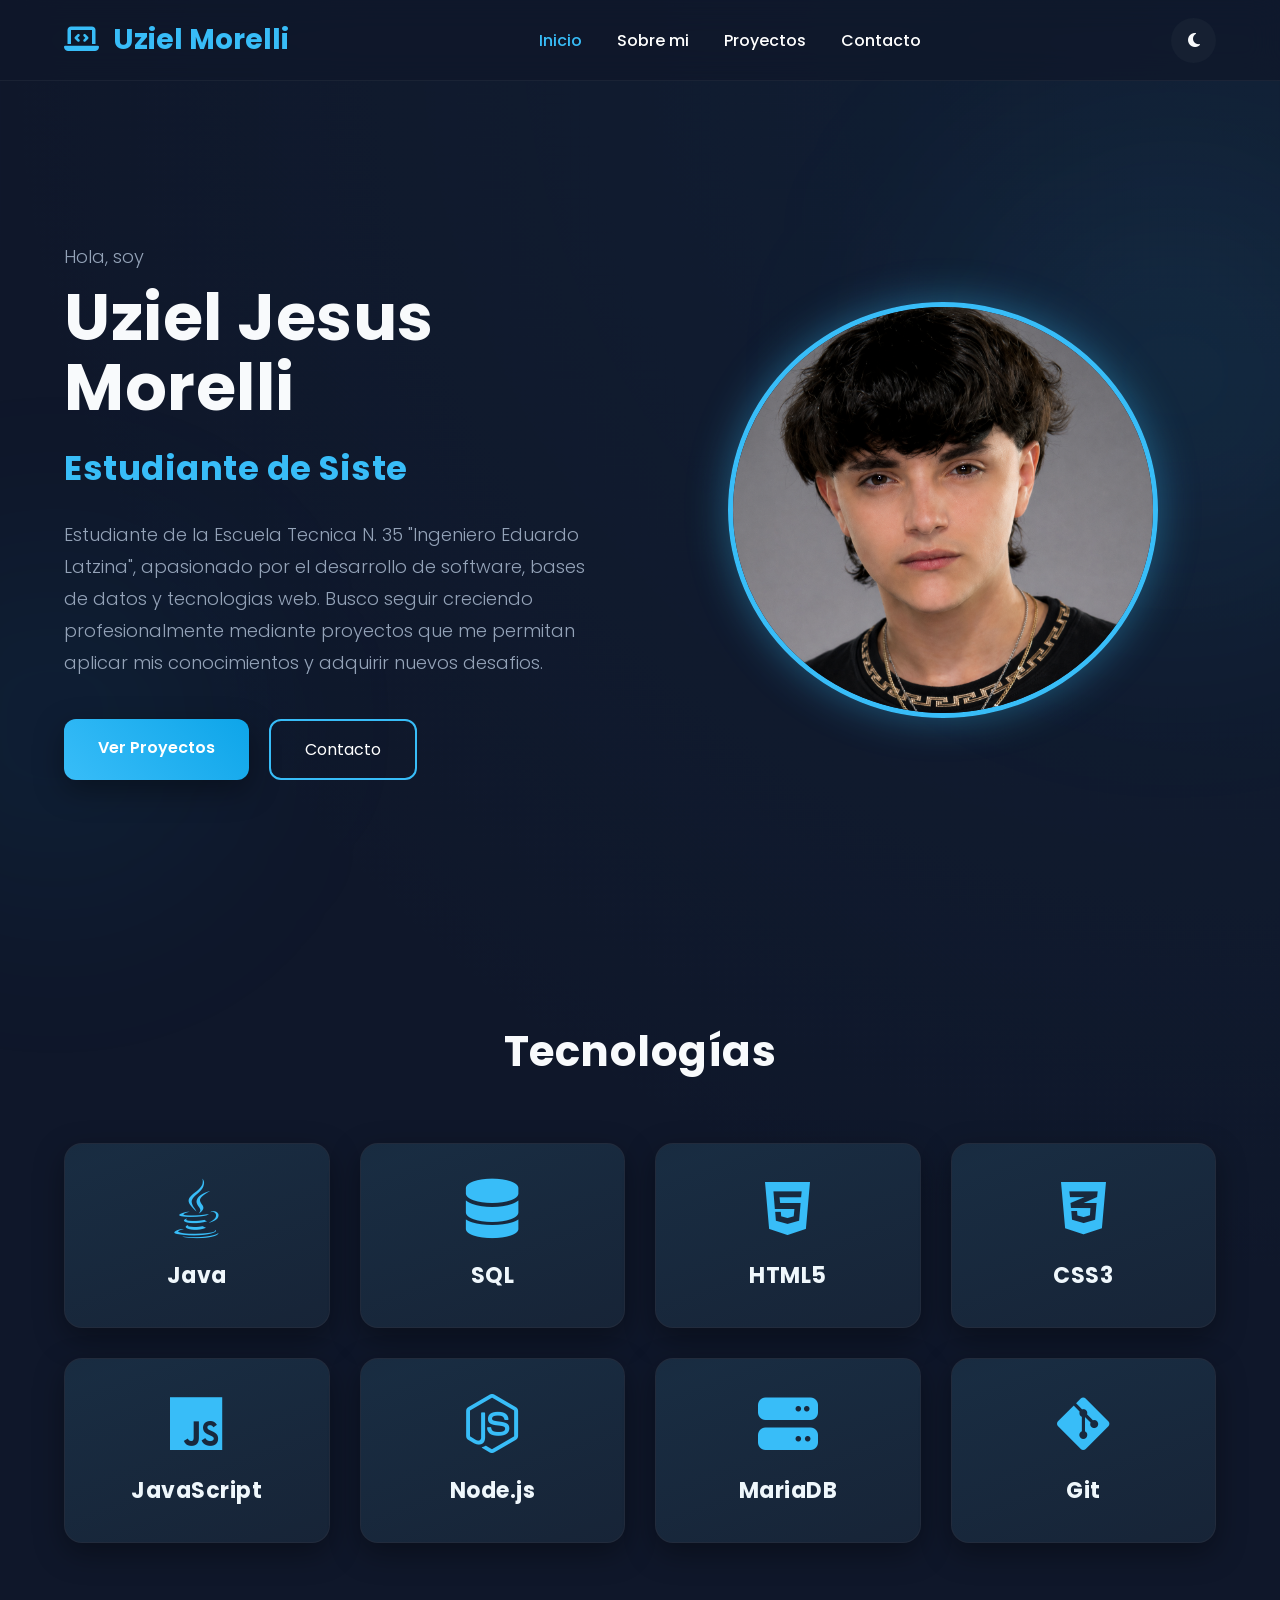
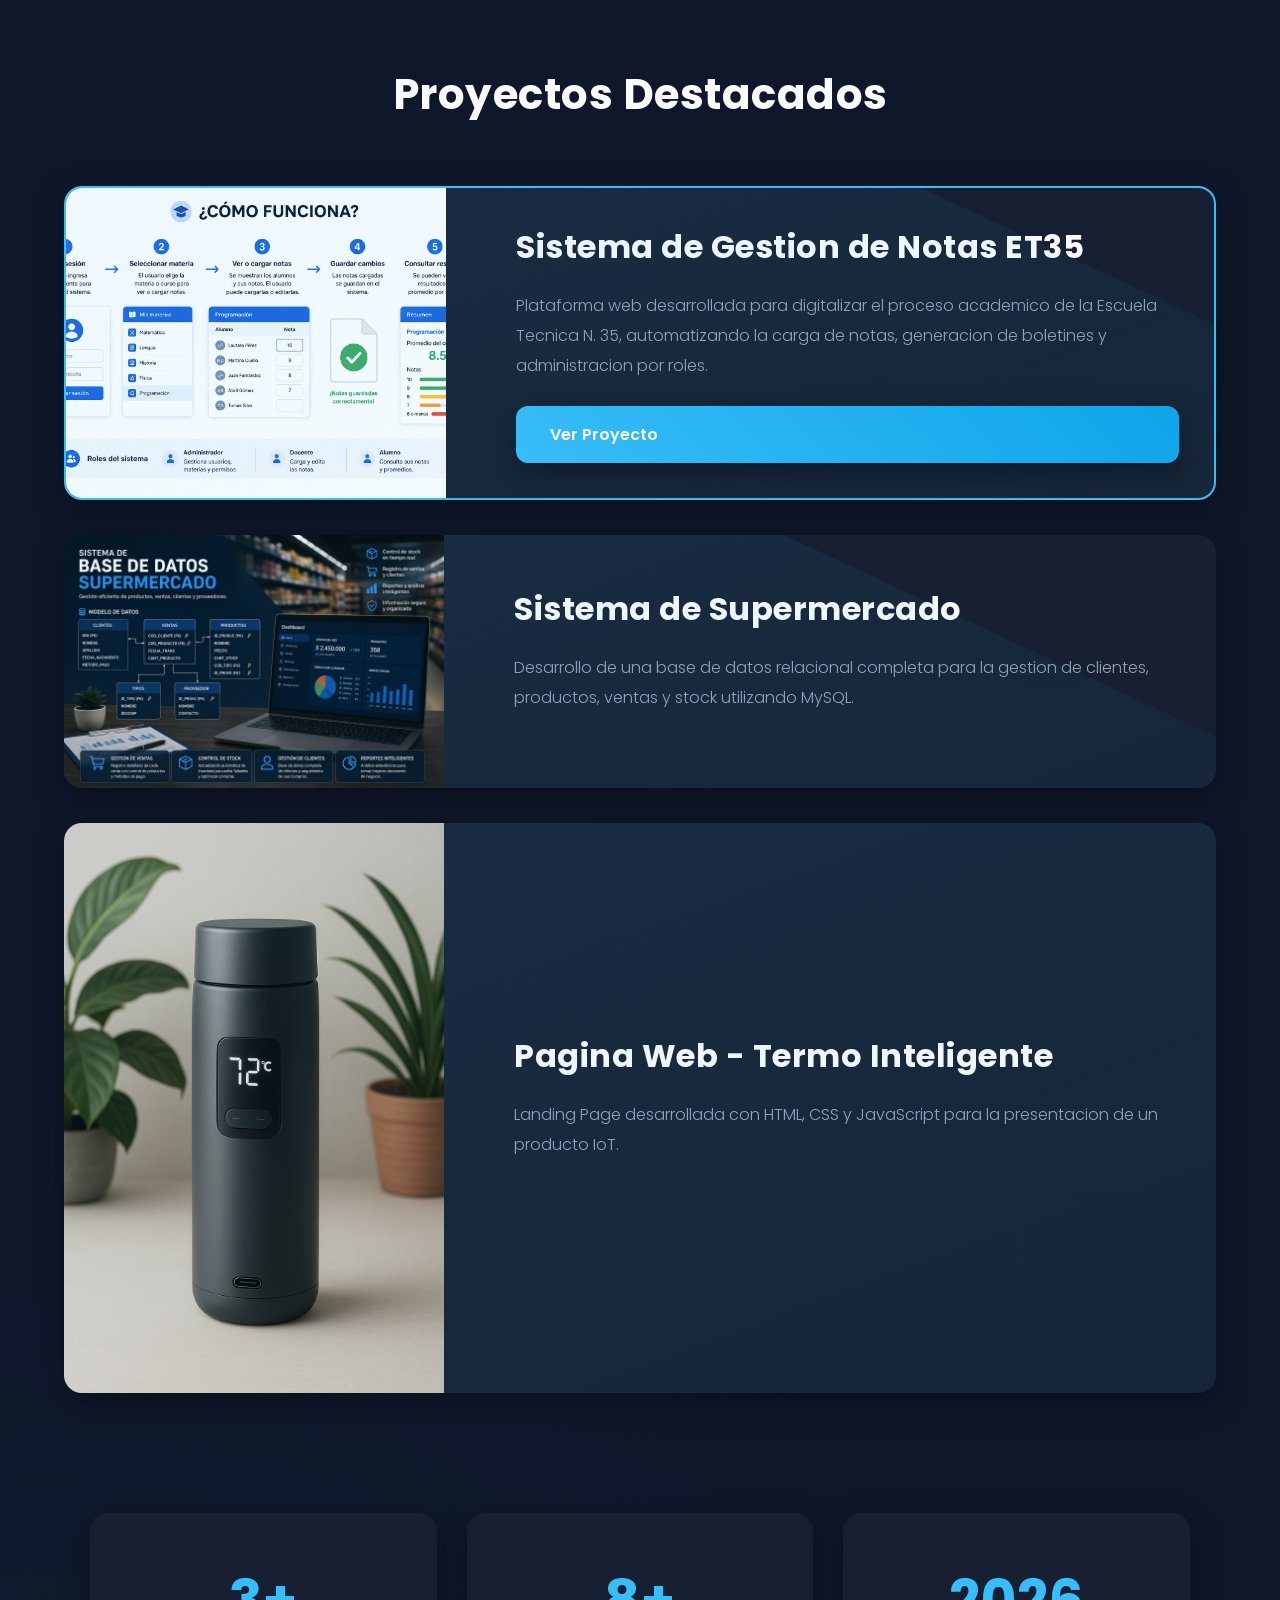
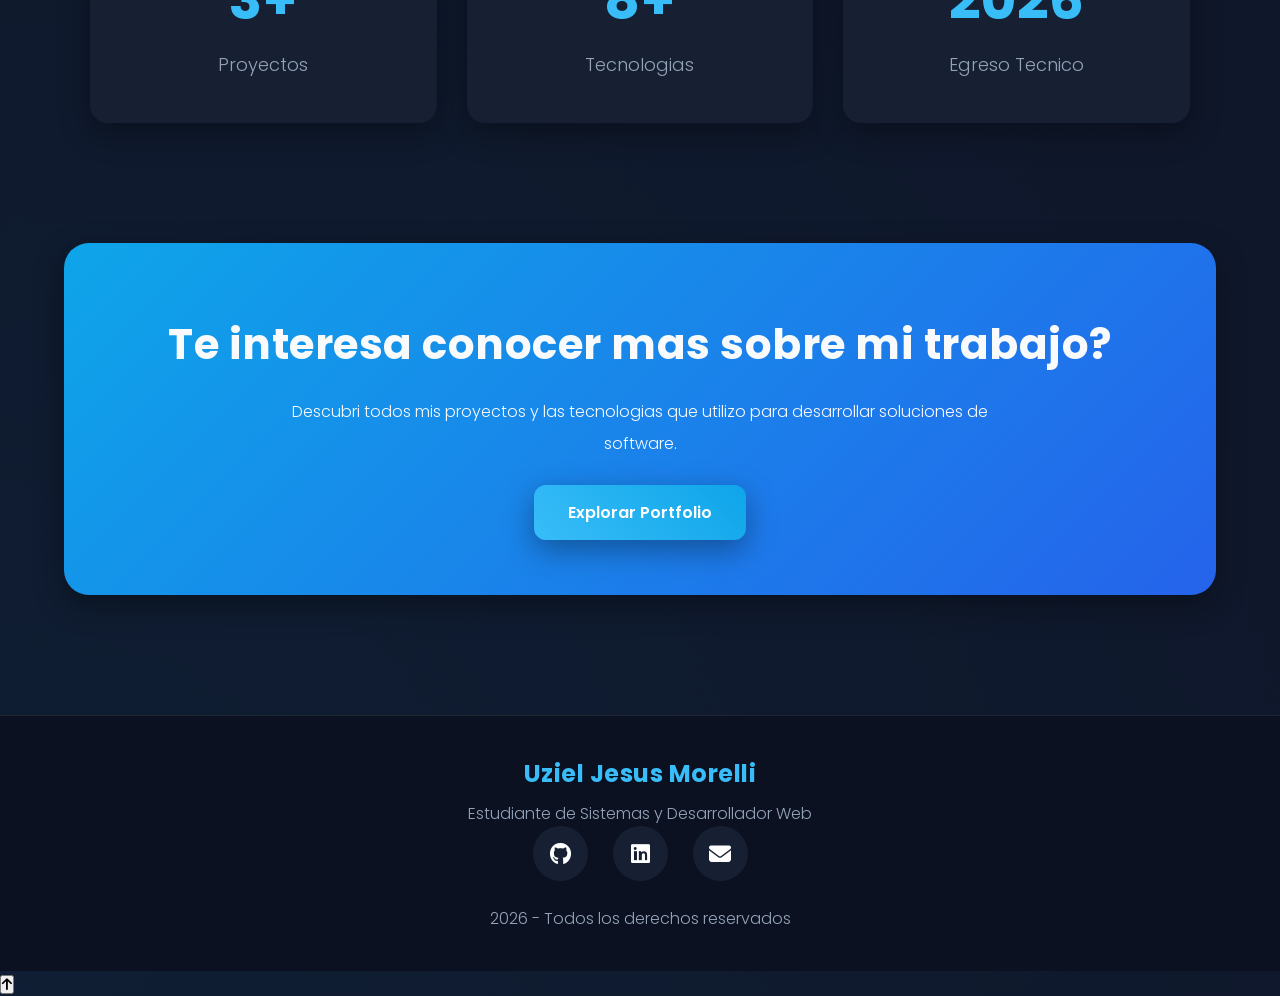
<file: index.html>
<!DOCTYPE html>
<html lang="es">

<head>
    <meta charset="UTF-8">
    <meta name="viewport" content="width=device-width, initial-scale=1.0">

    <title>Uziel Morelli | Portfolio</title>

    <meta name="description"
        content="Portfolio personal de Uziel Jesus Morelli - Estudiante de Sistemas y Desarrollo de Software">

    <link rel="icon" href="img/favicon.png">

    <!-- ICONOS -->
    <link rel="stylesheet"
        href="https://cdnjs.cloudflare.com/ajax/libs/font-awesome/6.7.2/css/all.min.css">

    <!-- FUENTE -->
    <link rel="preconnect" href="https://fonts.googleapis.com">
    <link rel="preconnect" href="https://fonts.gstatic.com" crossorigin>

    <link
        href="https://fonts.googleapis.com/css2?family=Poppins:wght@300;400;500;600;700;800&display=swap"
        rel="stylesheet">

    <link rel="stylesheet" href="css/style.css">
</head>

<body>

    <!-- ================= NAVBAR ================= -->

    <header>

        <nav class="navbar">

            <div class="logo">

                <a href="index.html">

                    <i class="fa-solid fa-laptop-code"></i>

                    Uziel Morelli

                </a>

            </div>

            <ul class="menu">

                <li><a href="index.html" class="active">Inicio</a></li>

                <li><a href="sobre.html">Sobre mi</a></li>

                <li><a href="proyectos.html">Proyectos</a></li>

                <li><a href="contacto.html">Contacto</a></li>

            </ul>

            <div class="modo">

                <i class="fa-solid fa-moon"></i>

            </div>

        </nav>

    </header>

    <!-- ================= HERO ================= -->

    <section class="hero">

        <div class="hero-text">

            <p class="saludo">

                Hola, soy

            </p>

            <h1>

                Uziel Jesus Morelli

            </h1>

            <h2 id="typing">

                Estudiante de Sistemas

            </h2>

            <p>

                Estudiante de la Escuela Tecnica N. 35 "Ingeniero Eduardo Latzina",
                apasionado por el desarrollo de software, bases de datos y tecnologias web.
                Busco seguir creciendo profesionalmente mediante proyectos que me permitan
                aplicar mis conocimientos y adquirir nuevos desafios.

            </p>

            <div class="botones">

                <a href="proyectos.html" class="btn">

                    Ver Proyectos

                </a>

                <a href="contacto.html" class="btn2">

                    Contacto

                </a>

            </div>

        </div>

        <div class="hero-img">

            <img src="img/perfil.png" alt="Foto de perfil">

        </div>

    </section>

    <!-- ================= TECNOLOGIAS ================= -->

    <section class="skills">

        <h2>Tecnologías</h2>

        <div class="cards">

            <div class="card">

                <i class="fa-brands fa-java"></i>

                <h3>Java</h3>

            </div>

            <div class="card">

                <i class="fa-solid fa-database"></i>

                <h3>SQL</h3>

            </div>

            <div class="card">

                <i class="fa-brands fa-html5"></i>

                <h3>HTML5</h3>

            </div>

            <div class="card">

                <i class="fa-brands fa-css3-alt"></i>

                <h3>CSS3</h3>

            </div>

            <div class="card">

                <i class="fa-brands fa-js"></i>

                <h3>JavaScript</h3>

            </div>

            <div class="card">

                <i class="fa-brands fa-node-js"></i>

                <h3>Node.js</h3>

            </div>

            <div class="card">

                <i class="fa-solid fa-server"></i>

                <h3>MariaDB</h3>

            </div>

            <div class="card">

                <i class="fa-brands fa-git-alt"></i>

                <h3>Git</h3>

            </div>

        </div>

    </section>

    <!-- ================= PROYECTOS ================= -->

    <section class="destacados">

        <h2>Proyectos Destacados</h2>

        <div class="contenedor-proyectos">

            <article class="proyecto principal">

                <img src="img/gestion-notas.png" alt="Sistema Gestion de Notas">

                <div>

                    <h3>

                        Sistema de Gestion de Notas ET35

                    </h3>

                    <p>

                        Plataforma web desarrollada para digitalizar el proceso academico
                        de la Escuela Tecnica N. 35, automatizando la carga de notas,
                        generacion de boletines y administracion por roles.

                    </p>

                    <a href="proyectos.html" class="btn">

                        Ver Proyecto

                    </a>

                </div>

            </article>

            <article class="proyecto">

                <img src="img/supermercado.png" alt="Base de Datos">

                <div>

                    <h3>

                        Sistema de Supermercado

                    </h3>

                    <p>

                        Desarrollo de una base de datos relacional completa para la gestion
                        de clientes, productos, ventas y stock utilizando MySQL.

                    </p>

                </div>

            </article>

            <article class="proyecto">

                <img src="img/termo.png" alt="Pagina Web">

                <div>

                    <h3>

                        Pagina Web - Termo Inteligente

                    </h3>

                    <p>

                        Landing Page desarrollada con HTML, CSS y JavaScript para la
                        presentacion de un producto IoT.

                    </p>

                </div>

            </article>

        </div>

    </section>

    <!-- ================= ESTADISTICAS ================= -->

    <section class="estadisticas">

        <div>

            <h2>3+</h2>

            <p>Proyectos</p>

        </div>

        <div>

            <h2>8+</h2>

            <p>Tecnologias</p>

        </div>

        <div>

            <h2>2026</h2>

            <p>Egreso Tecnico</p>

        </div>

    </section>

    <!-- ================= CTA ================= -->

    <section class="cta">

        <h2>

            Te interesa conocer mas sobre mi trabajo?

        </h2>

        <p>

            Descubri todos mis proyectos y las tecnologias que utilizo para desarrollar
            soluciones de software.

        </p>

        <a href="proyectos.html" class="btn">

            Explorar Portfolio

        </a>

    </section>

    <!-- ================= FOOTER ================= -->


        <footer>

<h2>Uziel Jesus Morelli</h2>

<p>

Estudiante de Sistemas y Desarrollador Web

</p>

    <div class="redes">

        <a href="https://github.com/Morelliuziel"><i class="fab fa-github"></i></a>

        <a href="https://www.linkedin.com/in/morelli-uziel-6a38a2388/?skipRedirect=true"><i class="fab fa-linkedin"></i></a>

        <a href="mailto:morelliuzielesc@gmail.com">

        <i class="fa-solid fa-envelope"></i>

        </a>

</div>

<p>

2026 - Todos los derechos reservados

</p>


    </footer>

    <script src="js/script.js"></script>

</body>

</html>
</file>
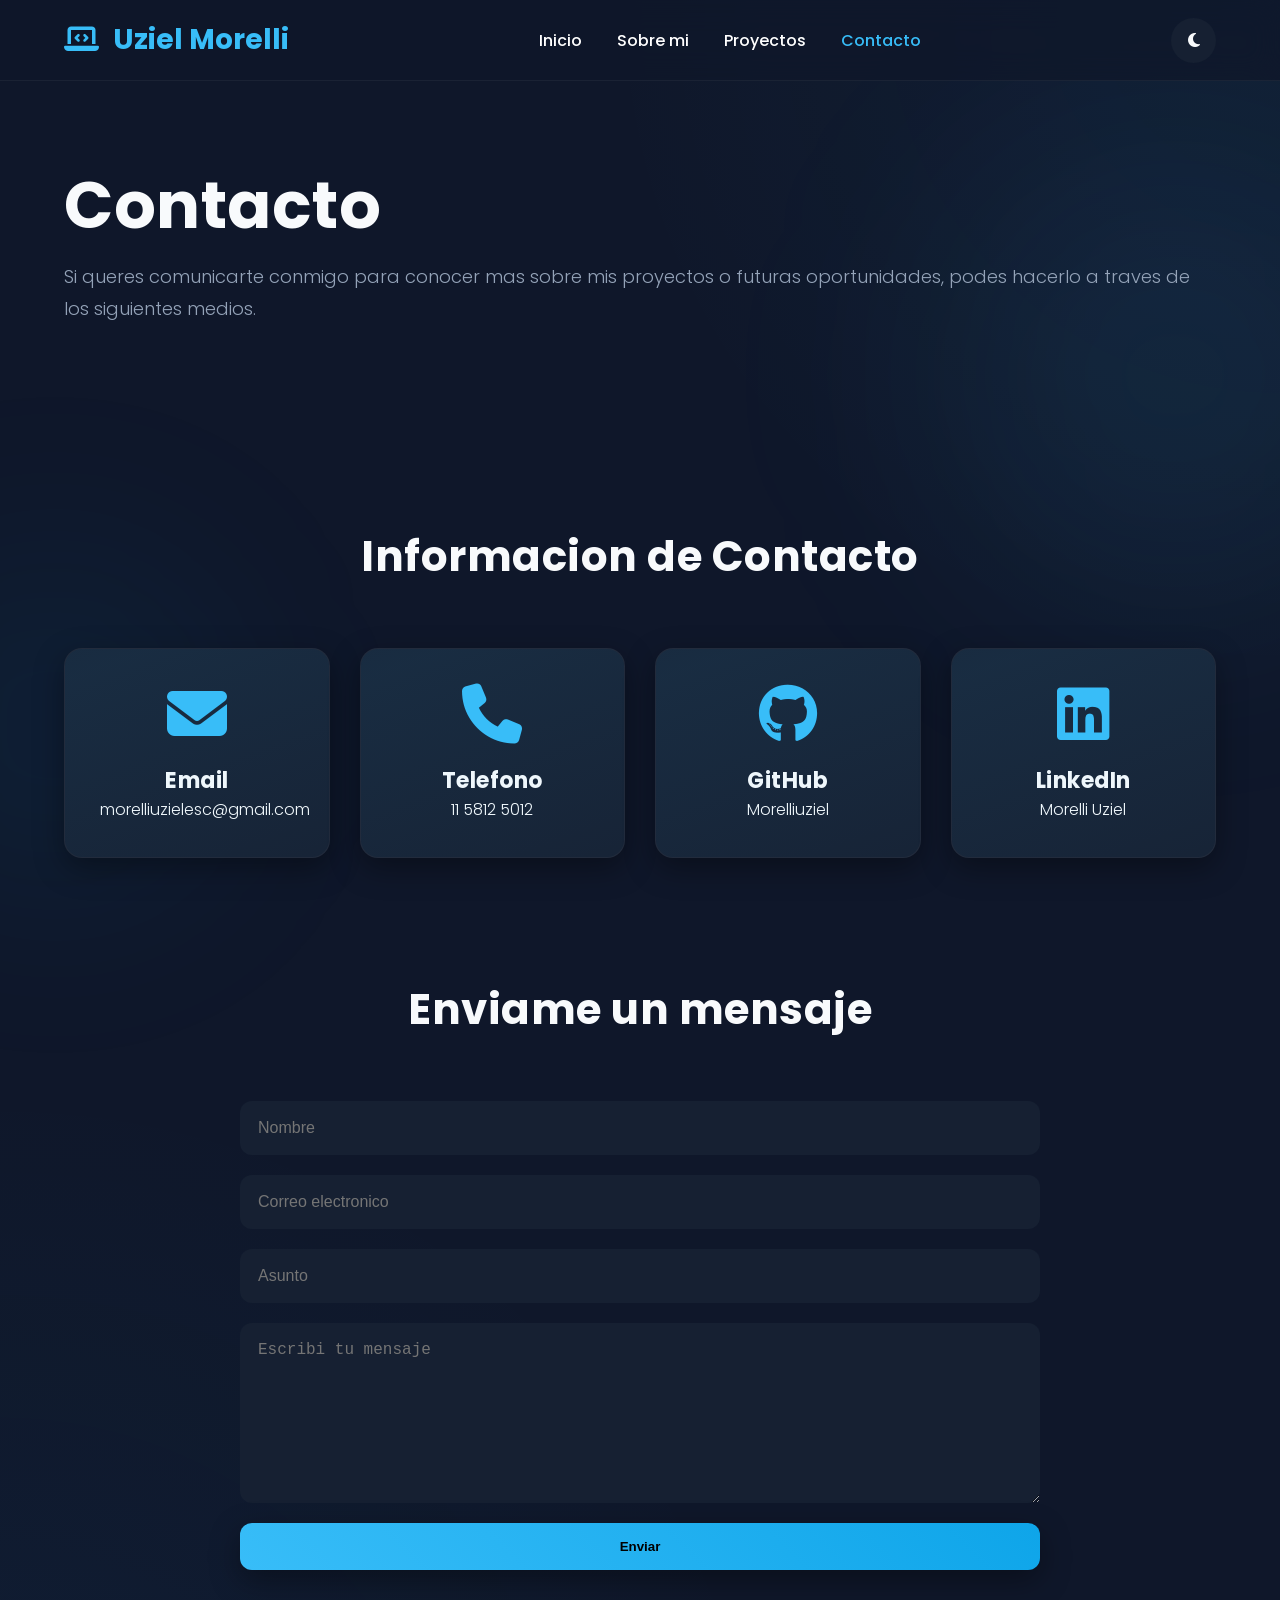
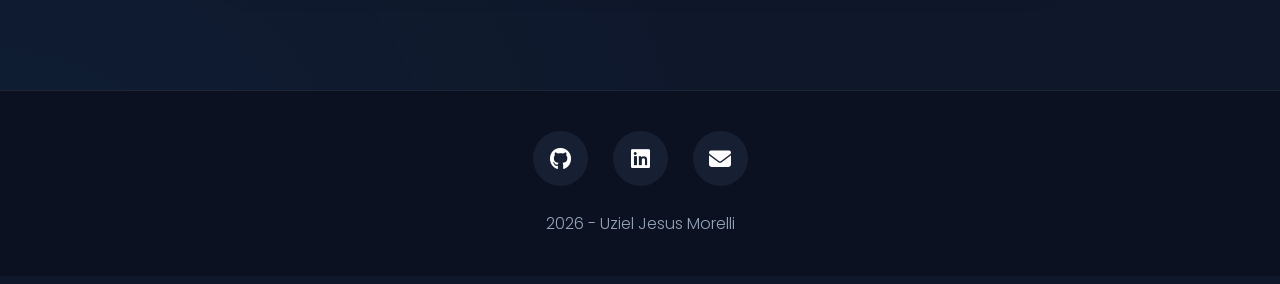
<file: contacto.html>
<!DOCTYPE html>
<html lang="es">

<head>

<link rel="icon" href="img/favicon.png">

<meta charset="UTF-8">

<meta name="viewport" content="width=device-width, initial-scale=1.0">

<title>Contacto | Uziel Morelli</title>

<link rel="stylesheet" href="https://cdnjs.cloudflare.com/ajax/libs/font-awesome/6.7.2/css/all.min.css">

<link rel="stylesheet" href="css/style.css">

</head>

<body>

<header>

<nav class="navbar">

<div class="logo">

<a href="index.html">

<i class="fa-solid fa-laptop-code"></i>

Uziel Morelli

</a>

</div>

<ul class="menu">

<li><a href="index.html">Inicio</a></li>

<li><a href="sobre.html">Sobre mi</a></li>

<li><a href="proyectos.html">Proyectos</a></li>

<li><a href="contacto.html" class="active">Contacto</a></li>

</ul>

<div class="modo">

<i class="fa-solid fa-moon"></i>

</div>

</nav>

</header>

<section class="hero hero-contacto">

<div class="hero-text">

<h1>Contacto</h1>

<p>

Si queres comunicarte conmigo para conocer mas sobre mis proyectos o futuras oportunidades, podes hacerlo a traves de los siguientes medios.

</p>

</div>

</section>

<section class="skills">

<h2>Informacion de Contacto</h2>

<div class="cards">

<a href="mailto:morelliuzielesc@gmail.com?subject=Contacto%20desde%20mi%20Portfolio&body=Hola%20Uziel,%20me%20gustaria%20ponerme%20en%20contacto%20con%20vos." target="_blank" class="card-link">

<div class="card">

<i class="fa-solid fa-envelope"></i>

<h3>Email</h3>

<p>

morelliuzielesc@gmail.com

</p>

</div>

</a>

<a href="tel:+541158125012" class="card-link">

<div class="card">

<i class="fa-solid fa-phone"></i>

<h3>Telefono</h3>

<p>

11 5812 5012

</p>

</div>

</a>

<a href="https://github.com/Morelliuziel" target="_blank" class="card-link">

<div class="card">

<i class="fa-brands fa-github"></i>

<h3>GitHub</h3>

<p>

Morelliuziel

</p>

</div>

</a>

<a href="https://www.linkedin.com/in/morelli-uziel-6a38a2388/?skipRedirect=true" target="_blank" class="card-link">

<div class="card">

<i class="fa-brands fa-linkedin"></i>

<h3>LinkedIn</h3>

<p>

Morelli Uziel

</p>

</div>

</a>

</div>

</section>

<section class="skills">

<h2>Enviame un mensaje</h2>

<form class="formulario">

<input type="text" placeholder="Nombre" required>

<input type="email" placeholder="Correo electronico" required>

<input type="text" placeholder="Asunto">

<textarea rows="8" placeholder="Escribi tu mensaje"></textarea>

<button class="btn">

Enviar

</button>

</form>

</section>

<footer>

<div class="redes">

 <a href="https://github.com/Morelliuziel"><i class="fab fa-github"></i></a>

        <a href="https://www.linkedin.com/in/morelli-uziel-6a38a2388/?skipRedirect=true"><i class="fab fa-linkedin"></i></a>

<a href="mailto:morelliuzielesc@gmail.com">

<i class="fa-solid fa-envelope"></i>

</a>

</div>

<p>

2026 - Uziel Jesus Morelli

</p>

</footer>

<script src="js/script.js"></script>

</body>

</html>
</file>
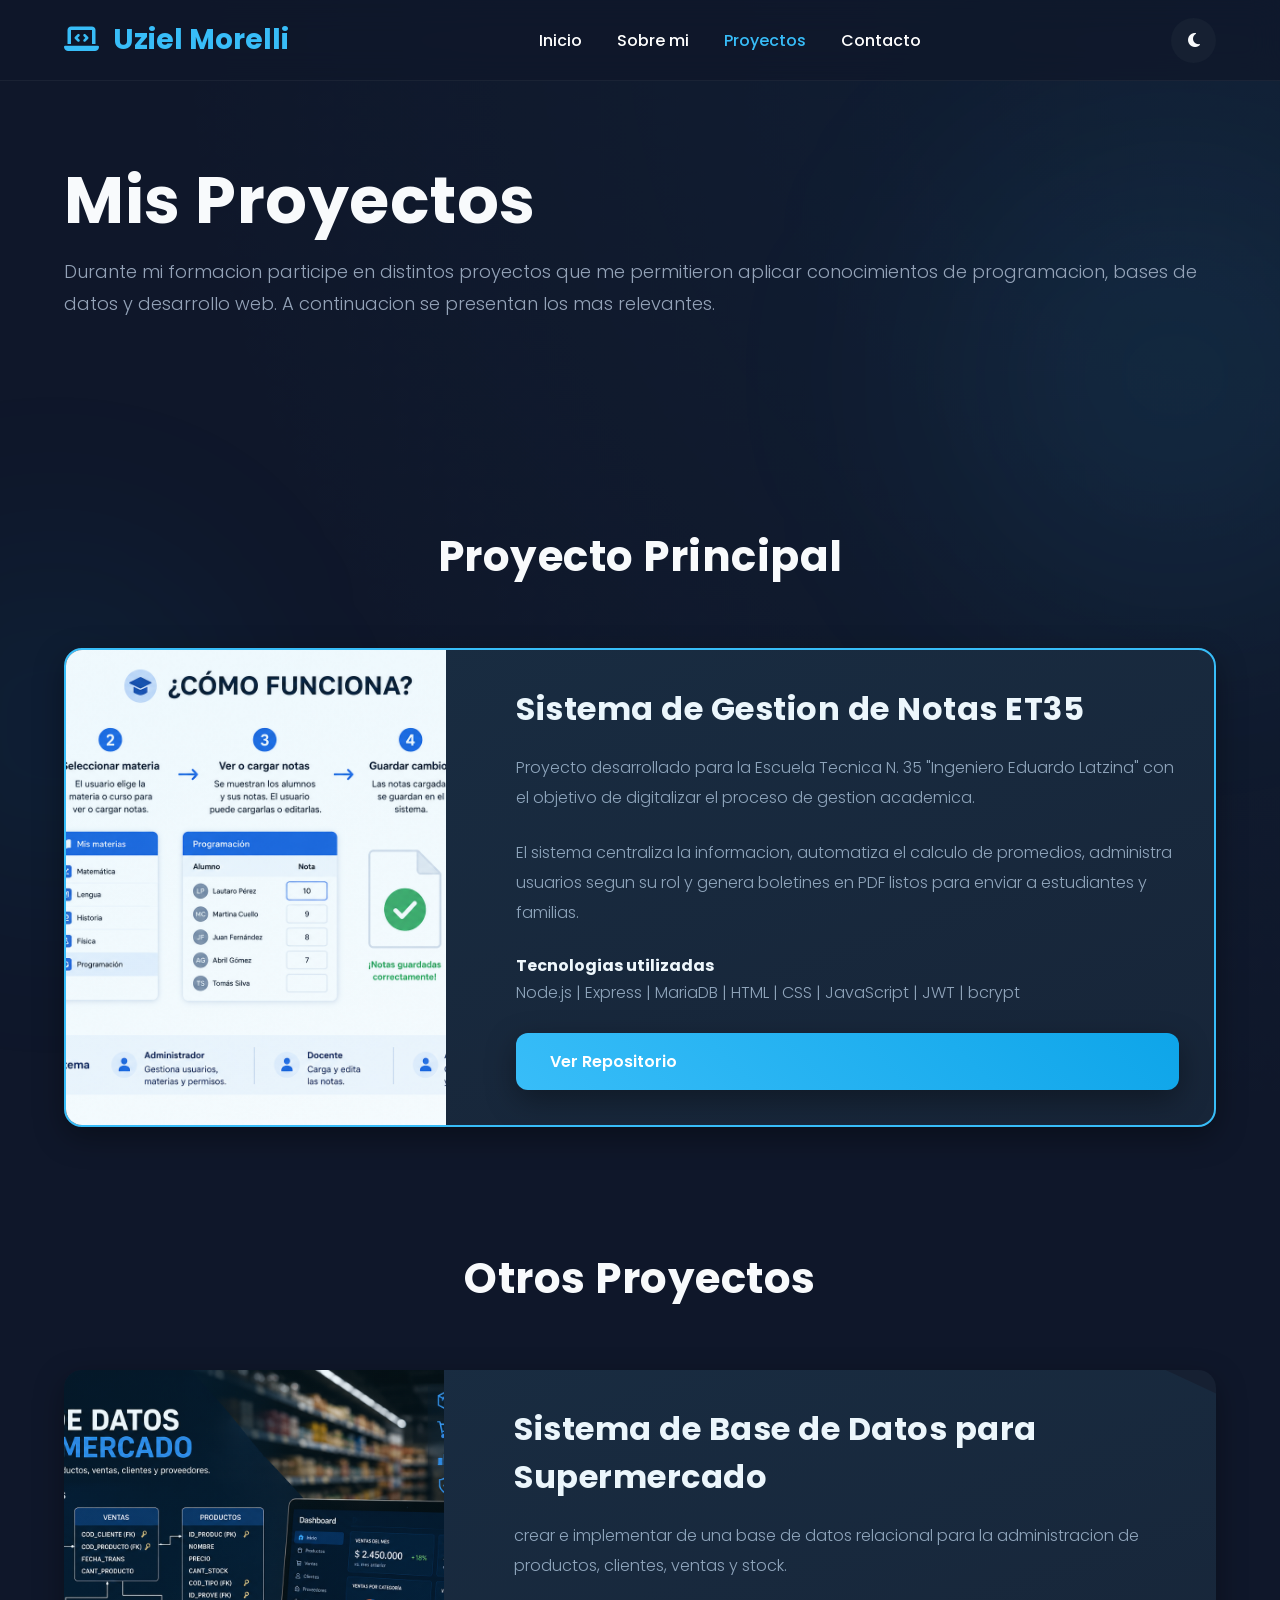
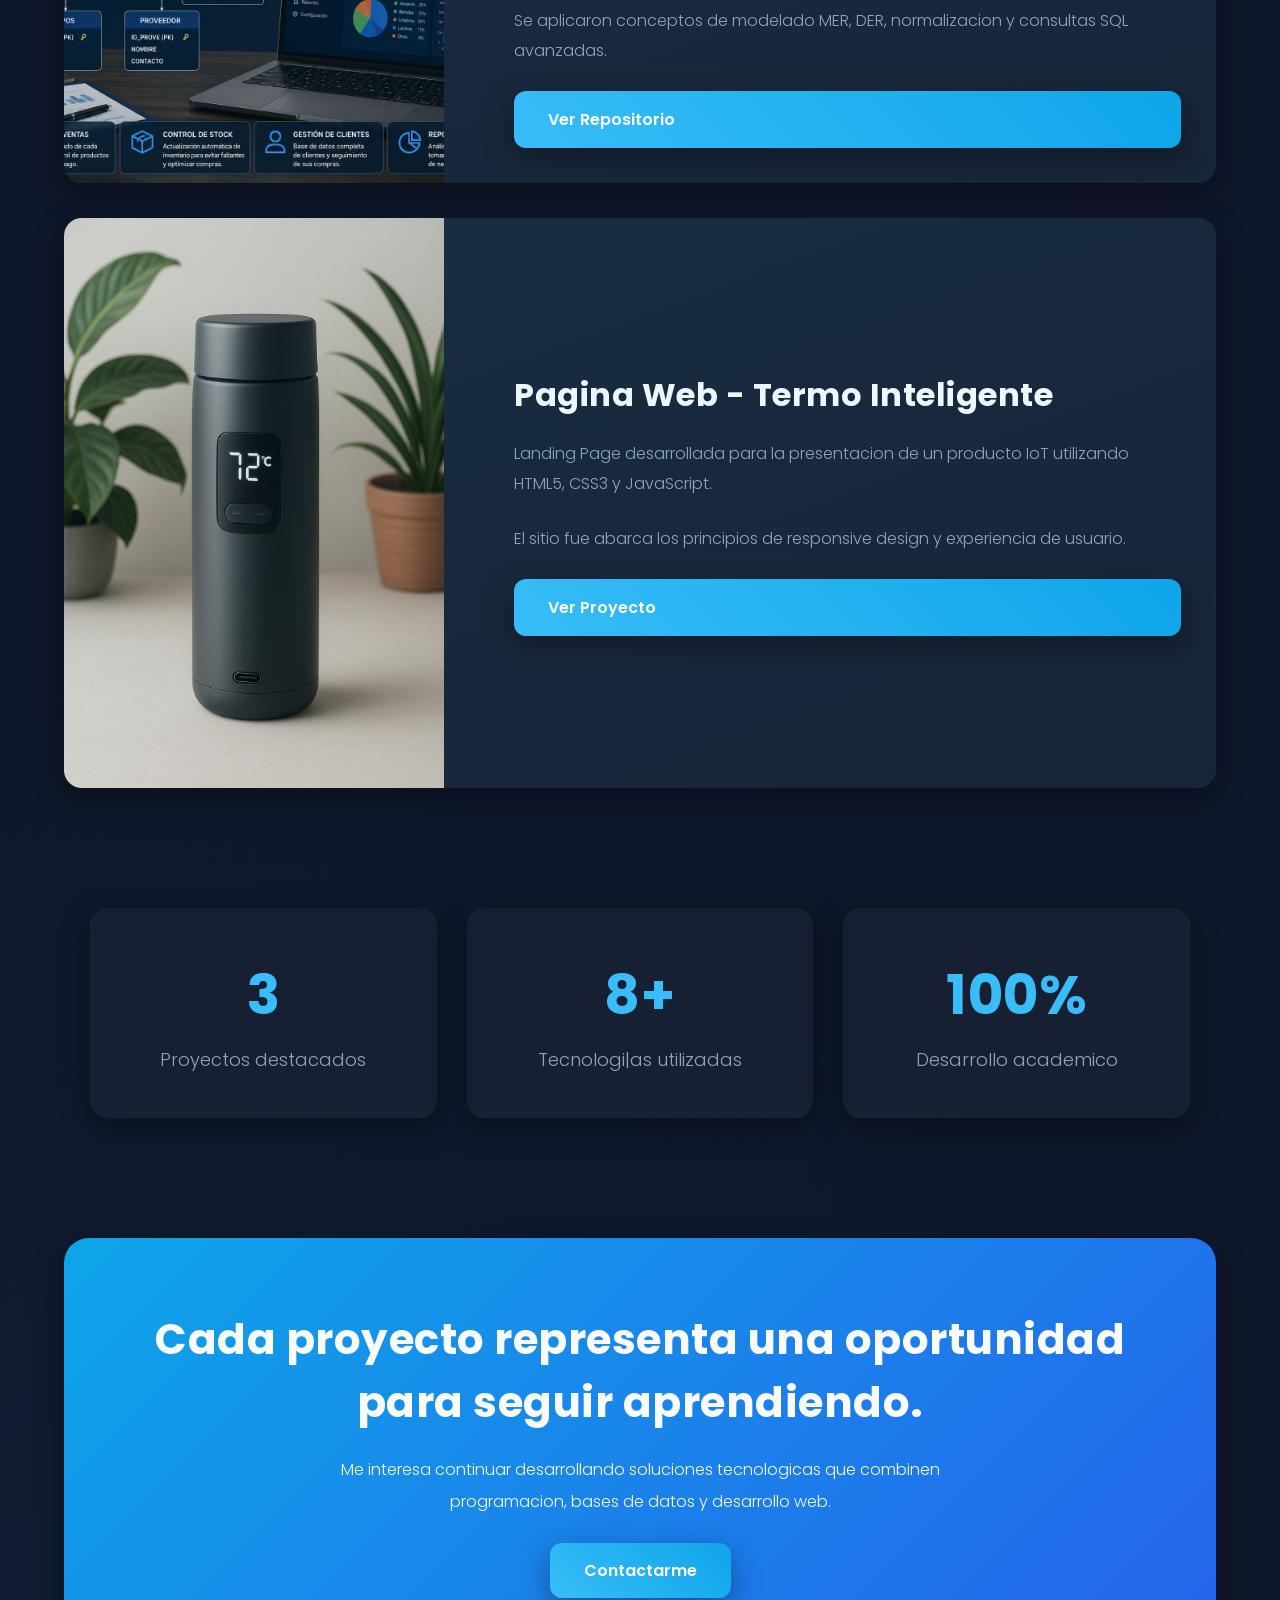
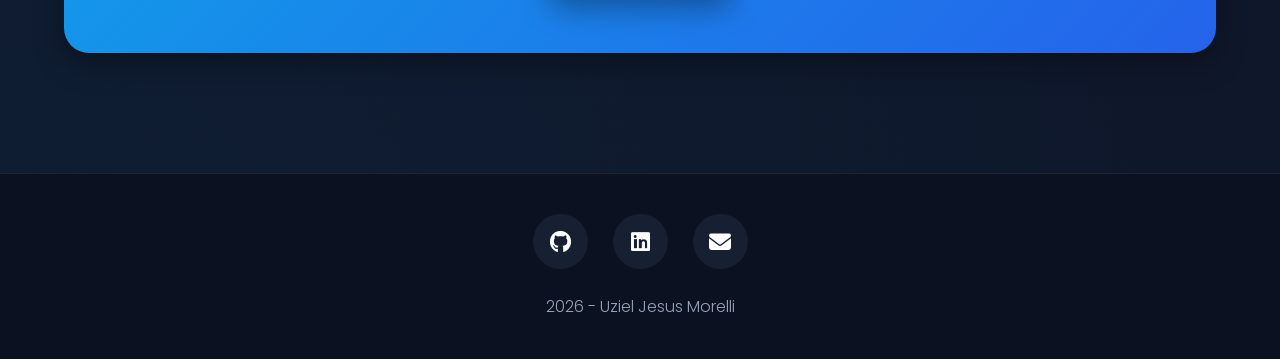
<file: proyectos.html>
<!DOCTYPE html>
<html lang="es">

<head>

    <meta charset="UTF-8">

    <meta name="viewport" content="width=device-width, initial-scale=1.0">

    <title>Proyectos | Uziel Morelli</title>

    <link rel="icon" href="img/favicon.png">

    <link rel="stylesheet" href="https://cdnjs.cloudflare.com/ajax/libs/font-awesome/6.7.2/css/all.min.css">

    <link rel="stylesheet" href="css/style.css">

</head>

<body>

<header>

<nav class="navbar">

<div class="logo">

<a href="index.html">

<i class="fa-solid fa-laptop-code"></i>

Uziel Morelli

</a>

</div>

<ul class="menu">

<li><a href="index.html">Inicio</a></li>

<li><a href="sobre.html">Sobre mi</a></li>

<li><a href="proyectos.html" class="active">Proyectos</a></li>

<li><a href="contacto.html">Contacto</a></li>

</ul>

<div class="modo">

<i class="fa-solid fa-moon"></i>

</div>

</nav>

</header>

<section class="hero hero-proyectos">

<div class="hero-text">

<h1>Mis Proyectos</h1>

<p>

Durante mi formacion participe en distintos proyectos que me permitieron aplicar conocimientos de programacion, bases de datos y desarrollo web. A continuacion se presentan los mas relevantes.

</p>

</div>

</section>

<section class="destacados">

<h2>Proyecto Principal</h2>

<article class="proyecto principal">

<img src="img/gestion-notas.png" alt="Sistema de Gestion de Notas">

<div>

<h3>Sistema de Gestion de Notas ET35</h3>

<p>

Proyecto desarrollado para la Escuela Tecnica N. 35 "Ingeniero Eduardo Latzina" con el objetivo de digitalizar el proceso de gestion academica.

</p>

<p>

El sistema centraliza la informacion, automatiza el calculo de promedios, administra usuarios segun su rol y genera boletines en PDF listos para enviar a estudiantes y familias.

</p>

<h4>Tecnologias utilizadas</h4>

<p>

Node.js | Express | MariaDB | HTML | CSS | JavaScript | JWT | bcrypt

</p>

<a href="https://github.com/Morelliuziel/Gestion-Notas-ETN35" class="btn">

Ver Repositorio

</a>

</div>

</article>

</section>

<section class="destacados">

<h2>Otros Proyectos</h2>

<div class="contenedor-proyectos">

<article class="proyecto">

<img src="img/supermercado.png" alt="Supermercado">

<div>

<h3>Sistema de Base de Datos para Supermercado</h3>

<p>

crear e implementar de una base de datos relacional para la administracion de productos, clientes, ventas y stock.

</p>

<p>

Se aplicaron conceptos de modelado MER, DER, normalizacion y consultas SQL avanzadas.

</p>

<a href="https://github.com/Morelliuziel/Supermercado" class="btn">

Ver Repositorio

</a>

</div>

</article>

<article class="proyecto">

<img src="img/termo.png" alt="Termo Inteligente">

<div>

<h3>Pagina Web - Termo Inteligente</h3>

<p>

Landing Page desarrollada para la presentacion de un producto IoT utilizando HTML5, CSS3 y JavaScript.

</p>

<p>

El sitio fue abarca los principios de responsive design y experiencia de usuario.

</p>

<a href="https://github.com/Morelliuziel/TecnoMate" class="btn">

Ver Proyecto

</a>

</div>

</article>

</div>

</section>

<section class="estadisticas">

<div>

<h2>3</h2>

<p>Proyectos destacados</p>

</div>

<div>

<h2>8+</h2>

<p>Tecnologi|as utilizadas</p>

</div>

<div>

<h2>100%</h2>

<p>Desarrollo academico</p>

</div>

</section>

<section class="cta">

<h2>

Cada proyecto representa una oportunidad para seguir aprendiendo.

</h2>

<p>

Me interesa continuar desarrollando soluciones tecnologicas que combinen programacion, bases de datos y desarrollo web.

</p>

<a href="contacto.html" class="btn">

Contactarme

</a>

</section>

<footer>

<div class="redes">

 <a href="https://github.com/Morelliuziel"><i class="fab fa-github"></i></a>

        <a href="https://www.linkedin.com/in/morelli-uziel-6a38a2388/?skipRedirect=true"><i class="fab fa-linkedin"></i></a>
</a>

<a href="mailto:morelliuzielesc@gmail.com">

<i class="fa-solid fa-envelope"></i>

</a>

</div>

<p>

 2026 - Uziel Jesus Morelli

</p>

</footer>

<script src="js/script.js"></script>

</body>

</html>
</file>
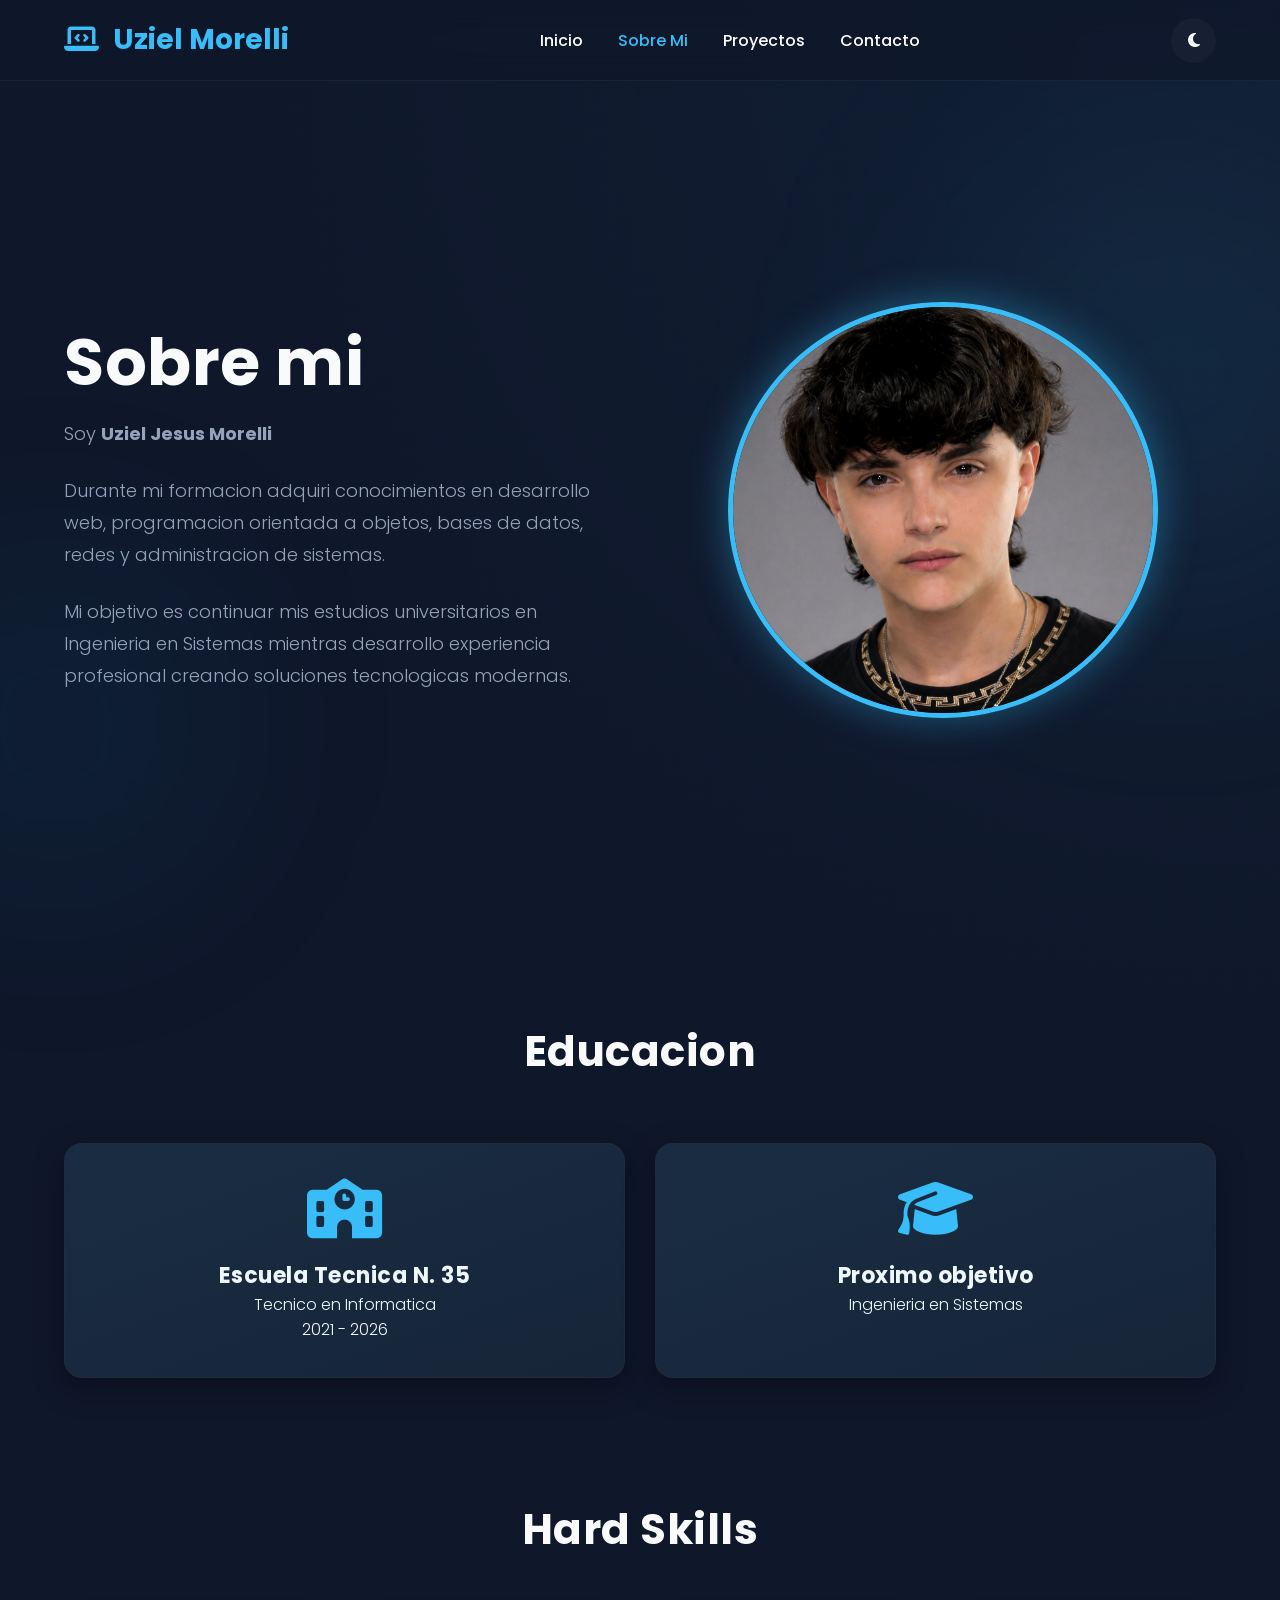
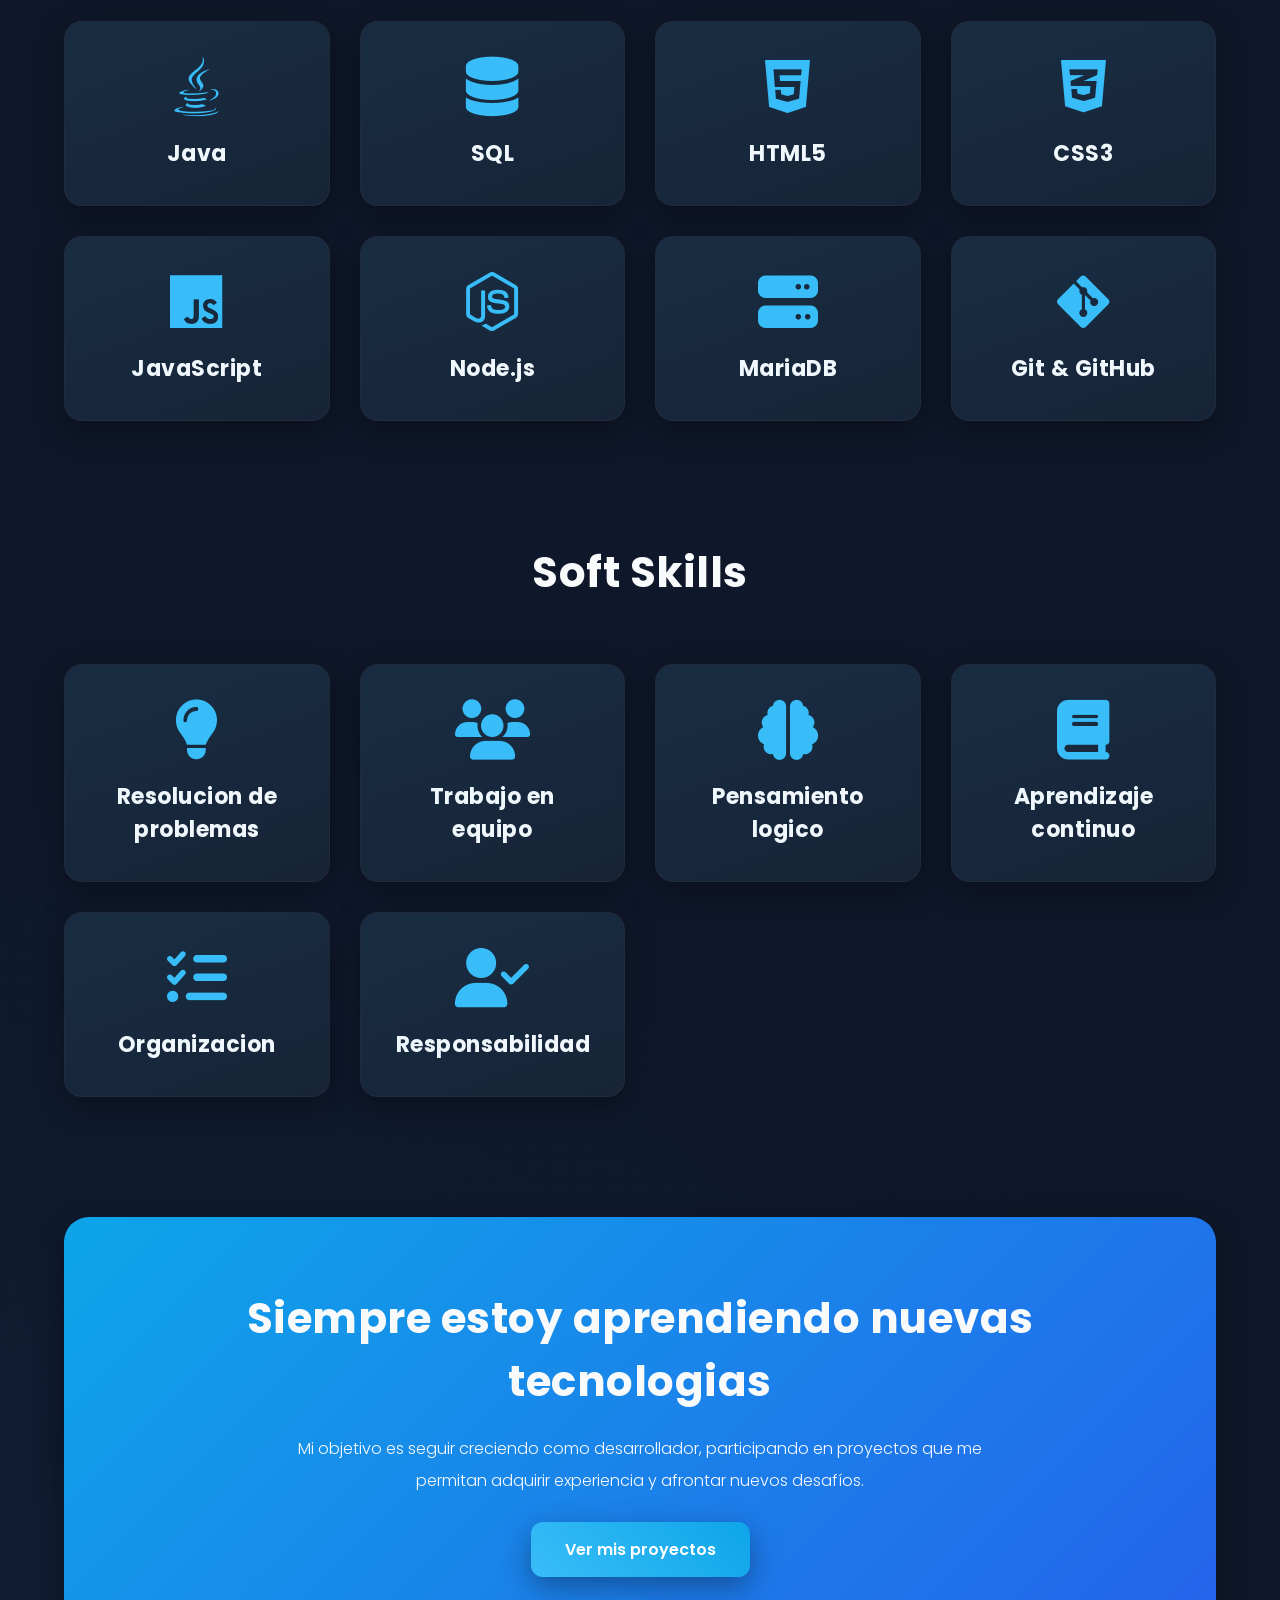
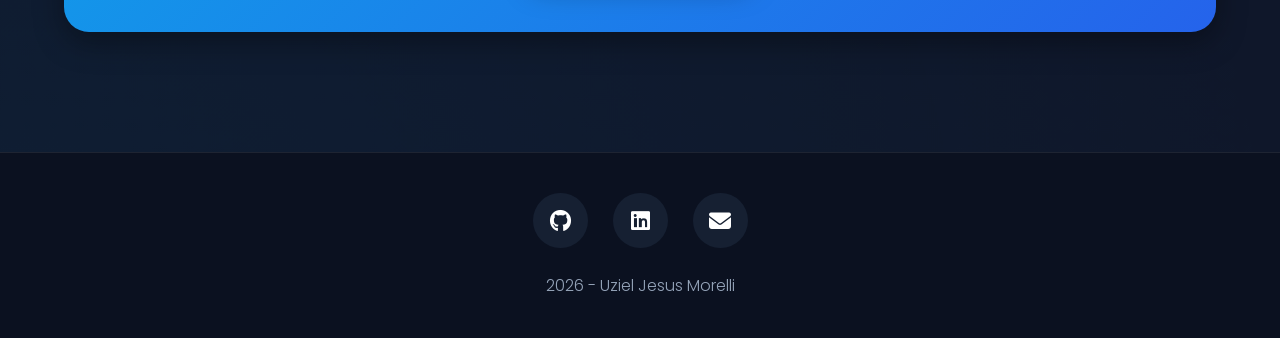
<file: sobre.html>
<!DOCTYPE html>
<html lang="es">

<head>

    <meta charset="UTF-8">

    <meta name="viewport" content="width=device-width, initial-scale=1.0">

    <title>Sobre mi | Uziel Morelli</title>

    <link rel="stylesheet" href="https://cdnjs.cloudflare.com/ajax/libs/font-awesome/6.7.2/css/all.min.css">

    <link rel="stylesheet" href="css/style.css">

    <link rel="icon" href="img/favicon.png">

</head>

<body>

<header>

<nav class="navbar">

<div class="logo">

<a href="index.html">

<i class="fa-solid fa-laptop-code"></i>

Uziel Morelli

</a>

</div>

<ul class="menu">

<li><a href="index.html">Inicio</a></li>

<li><a href="sobre.html" class="active">Sobre Mi</a></li>

<li><a href="proyectos.html">Proyectos</a></li>

<li><a href="contacto.html">Contacto</a></li>

</ul>

<div class="modo">

<i class="fa-solid fa-moon"></i>

</div>

</nav>

</header>

<section class="hero">

<div class="hero-text">

<h1>Sobre mi</h1>

<p>

Soy <strong>Uziel Jesus Morelli</strong>

</p>

<br>

<p>

Durante mi formacion adquiri conocimientos en desarrollo web, programacion orientada a objetos, bases de datos, redes y administracion de sistemas.

</p>

<br>

<p>

Mi objetivo es continuar mis estudios universitarios en Ingenieria en Sistemas mientras desarrollo experiencia profesional creando soluciones tecnologicas modernas.

</p>

</div>

<div class="hero-img">

<img src="img/perfil.png" alt="Perfil">

</div>

</section>

<section class="skills">

<h2>Educacion</h2>

<div class="cards">

<a href="https://www.google.com/maps/search/?api=1&query=Escuela+Tecnica+N+35+Ingeniero+Eduardo+Latzina" target="_blank" class="card-link">

<div class="card">

<i class="fa-solid fa-school"></i>

<h3>Escuela Tecnica N. 35</h3>

<p>

Tecnico en Informatica

<br>

2021 - 2026

</p>

</div>

</a>

<div class="card">

<i class="fa-solid fa-graduation-cap"></i>

<h3>Proximo objetivo</h3>

<p>

Ingenieria en Sistemas

</p>

</div>

</div>

</section>

<section class="skills">

<h2>Hard Skills</h2>

<div class="cards">

<div class="card">

<i class="fa-brands fa-java"></i>

<h3>Java</h3>

</div>

<div class="card">

<i class="fa-solid fa-database"></i>

<h3>SQL</h3>

</div>

<div class="card">

<i class="fa-brands fa-html5"></i>

<h3>HTML5</h3>

</div>

<div class="card">

<i class="fa-brands fa-css3-alt"></i>

<h3>CSS3</h3>

</div>

<div class="card">

<i class="fa-brands fa-js"></i>

<h3>JavaScript</h3>

</div>

<div class="card">

<i class="fa-brands fa-node-js"></i>

<h3>Node.js</h3>

</div>

<div class="card">

<i class="fa-solid fa-server"></i>

<h3>MariaDB</h3>

</div>

<div class="card">

<i class="fa-brands fa-git-alt"></i>

<h3>Git & GitHub</h3>

</div>

</div>

</section>

<section class="skills">

<h2>Soft Skills</h2>

<div class="cards">

<div class="card">

<i class="fa-solid fa-lightbulb"></i>

<h3>Resolucion de problemas</h3>

</div>

<div class="card">

<i class="fa-solid fa-users"></i>

<h3>Trabajo en equipo</h3>

</div>

<div class="card">

<i class="fa-solid fa-brain"></i>

<h3>Pensamiento logico</h3>

</div>

<div class="card">

<i class="fa-solid fa-book"></i>

<h3>Aprendizaje continuo</h3>

</div>

<div class="card">

<i class="fa-solid fa-list-check"></i>

<h3>Organizacion</h3>

</div>

<div class="card">

<i class="fa-solid fa-user-check"></i>

<h3>Responsabilidad</h3>

</div>

</div>

</section>

<section class="cta">

<h2>

Siempre estoy aprendiendo nuevas tecnologias

</h2>

<p>

Mi objetivo es seguir creciendo como desarrollador, participando en proyectos que me permitan adquirir experiencia y afrontar nuevos desafíos.

</p>

<a href="proyectos.html" class="btn">

Ver mis proyectos

</a>

</section>

<footer>

<div class="redes">


 <a href="https://github.com/Morelliuziel"><i class="fab fa-github"></i></a>

        <a href="https://www.linkedin.com/in/morelli-uziel-6a38a2388/?skipRedirect=true"><i class="fab fa-linkedin"></i></a>

<a href="mailto:morelliuzielesc@gmail.com">

<i class="fa-solid fa-envelope"></i>

</a>

</div>

<p>

 2026 - Uziel Jesus Morelli

</p>

</footer>

<script src="js/script.js"></script>

</body>

</html>
</file>
<file: css/style.css>
@import url('https://fonts.googleapis.com/css2?family=Poppins:wght@300;400;500;600;700;800&display=swap');

:root{

    --color-principal:#38BDF8;
    --color-secundario:#0EA5E9;
    --color-fondo:#0F172A;
    --color-fondo2:#1E293B;
    --color-texto:#F8FAFC;
    --color-gris:#94A3B8;
    --color-card:#162032;

    --sombra:0px 10px 30px rgba(0,0,0,.35);

    --radio:18px;

    --transicion:.35s;

}

*{
    margin:0;
    padding:0;
    box-sizing:border-box;
}

html{

    scroll-behavior:smooth;

}

body{

    font-family:'Poppins',sans-serif;

    background:var(--color-fondo);

    color:var(--color-texto);

    overflow-x:hidden;

}

::-webkit-scrollbar{

    width:10px;

}

::-webkit-scrollbar-track{

    background:#111827;

}

::-webkit-scrollbar-thumb{

    background:var(--color-principal);

    border-radius:20px;

}

a{

    text-decoration:none;

    color:white;

}

ul{

    list-style:none;

}

img{

    max-width:100%;

    display:block;

}

header{

    position:fixed;

    width:100%;

    top:0;

    left:0;

    z-index:999;

    backdrop-filter:blur(15px);

    background:rgba(15,23,42,.75);

    border-bottom:1px solid rgba(255,255,255,.05);

}

.navbar{

    width:90%;

    max-width:1300px;

    margin:auto;

    height:80px;

    display:flex;

    justify-content:space-between;

    align-items:center;

}

.logo a{

    font-size:28px;

    font-weight:700;

    color:var(--color-principal);

}

.logo i{

    margin-right:8px;

}

.menu{

    display:flex;

    gap:35px;

}

.menu a{

    position:relative;

    font-weight:500;

    transition:var(--transicion);

}

.menu a:hover{

    color:var(--color-principal);

}

.menu a::after{

    content:"";

    position:absolute;

    bottom:-8px;

    left:0;

    width:0%;

    height:2px;

    background:var(--color-principal);

    transition:.4s;

}

.menu a:hover::after{

    width:100%;

}

.active{

    color:var(--color-principal);

}

.modo{

    width:45px;

    height:45px;

    border-radius:50%;

    display:flex;

    justify-content:center;

    align-items:center;

    background:var(--color-card);

    cursor:pointer;

    transition:.3s;

}

.modo:hover{

    background:var(--color-principal);

}

.hero{

    min-height:100vh;

    display:flex;

    justify-content:space-between;

    align-items:center;

    width:90%;

    max-width:1300px;

    margin:auto;

    gap:60px;

    padding-top:120px;

}

.hero-text{

    flex:1;

}

.saludo{

    color:var(--color-principal);

    font-size:20px;

    margin-bottom:10px;

}

.hero h1{

    font-size:65px;

    line-height:70px;

    margin-bottom:20px;

}

.hero h2{

    color:var(--color-principal);

    margin-bottom:25px;

    font-size:34px;

}

.hero p{

    color:var(--color-gris);

    font-size:18px;

    line-height:32px;

}

.botones{

    display:flex;

    gap:20px;

    margin-top:40px;

}

.btn{

    padding:16px 34px;

    background:linear-gradient(45deg,#38BDF8,#0EA5E9);

    border-radius:12px;

    transition:.35s;

    font-weight:600;

    box-shadow:var(--sombra);

}

.btn:hover{

    transform:translateY(-6px);

}

.btn2{

    padding:16px 34px;

    border:2px solid var(--color-principal);

    border-radius:12px;

    transition:.35s;

}

.btn2:hover{

    background:var(--color-principal);

}

.hero-img{

    flex:1;

    display:flex;

    justify-content:center;

}

.hero-img img{

    width:430px;

    border-radius:50%;

    border:5px solid var(--color-principal);

    box-shadow:0 0 40px rgba(56,189,248,.4);

    animation:flotar 4s ease-in-out infinite;

}

@keyframes flotar{

0%{

transform:translateY(0);

}

50%{

transform:translateY(-18px);

}

100%{

transform:translateY(0);

}

}
.skills{

    width:90%;

    max-width:1300px;

    margin:120px auto;

}

.skills h2{

    text-align:center;

    font-size:42px;

    margin-bottom:60px;

}

.cards{

    display:grid;

    grid-template-columns:repeat(auto-fit,minmax(220px,1fr));

    gap:30px;

}

.card{

    background:var(--color-card);

    border-radius:var(--radio);

    padding:35px;

    text-align:center;

    transition:.35s;

    border:1px solid rgba(255,255,255,.05);

    box-shadow:var(--sombra);

}

.card:hover{

    transform:translateY(-12px);

    border-color:var(--color-principal);

}

.card i{

    font-size:60px;

    color:var(--color-principal);

    margin-bottom:20px;

}

.card h3{

    font-size:22px;

}

.destacados{

    width:90%;

    max-width:1300px;

    margin:120px auto;

}

.destacados h2{

    text-align:center;

    font-size:42px;

    margin-bottom:60px;

}

.contenedor-proyectos{

    display:flex;

    flex-direction:column;

    gap:35px;

}

.proyecto{

    display:flex;

    gap:35px;

    background:var(--color-card);

    border-radius:var(--radio);

    overflow:hidden;

    box-shadow:var(--sombra);

    transition:.35s;

}

.proyecto:hover{

    transform:translateY(-10px);

}

.proyecto img{

    width:380px;

    object-fit:cover;

}

.proyecto div{

    padding:35px;

    display:flex;

    flex-direction:column;

    justify-content:center;

}

.proyecto h3{

    font-size:32px;

    margin-bottom:20px;

}

.proyecto p{

    color:var(--color-gris);

    line-height:30px;

    margin-bottom:25px;

}

.principal{

    border:2px solid var(--color-principal);

}

.estadisticas{

    width:90%;

    max-width:1100px;

    margin:120px auto;

    display:grid;

    grid-template-columns:repeat(3,1fr);

    gap:30px;

}

.estadisticas div{

    background:var(--color-card);

    border-radius:var(--radio);

    text-align:center;

    padding:45px;

    box-shadow:var(--sombra);

}

.estadisticas h2{

    font-size:55px;

    color:var(--color-principal);

}

.estadisticas p{

    margin-top:10px;

    color:var(--color-gris);

    font-size:18px;

}

.cta{

    width:90%;

    max-width:1200px;

    margin:120px auto;

    background:linear-gradient(135deg,#0EA5E9,#2563EB);

    border-radius:25px;

    padding:70px;

    text-align:center;

    box-shadow:var(--sombra);

}

.cta h2{

    font-size:42px;

    margin-bottom:20px;

}

.cta p{

    max-width:700px;

    margin:auto;

    line-height:32px;

    margin-bottom:40px;

}

footer{

    margin-top:120px;

    padding:40px;

    background:#0B1120;

    text-align:center;

}

.redes{

    display:flex;

    justify-content:center;

    gap:25px;

    margin-bottom:25px;

}

.redes a{

    width:55px;

    height:55px;

    display:flex;

    justify-content:center;

    align-items:center;

    border-radius:50%;

    background:var(--color-card);

    transition:.35s;

    font-size:22px;

}

.redes a:hover{

    background:var(--color-principal);

    transform:translateY(-8px);

}

footer p{

    color:var(--color-gris);

}

@media(max-width:1100px){

.hero{

flex-direction:column-reverse;

text-align:center;

}

.botones{

justify-content:center;

}

.proyecto{

flex-direction:column;

}

.proyecto img{

width:100%;

}

.estadisticas{

grid-template-columns:1fr;

}

}

@media(max-width:768px){

.navbar{

flex-direction:column;

height:auto;

padding:20px;

gap:20px;

}

.menu{

flex-wrap:wrap;

justify-content:center;

gap:20px;

}

.hero h1{

font-size:45px;

line-height:52px;

}

.hero h2{

font-size:28px;

}

.hero-img img{

width:280px;

}

.skills h2,

.destacados h2,

.cta h2{

font-size:34px;

}

.cta{

padding:40px 25px;

}

}

@media(max-width:480px){

.cards{

grid-template-columns:1fr;

}

.botones{

flex-direction:column;

}

.btn,

.btn2{

width:100%;

text-align:center;

}

.hero{

padding-top:170px;

}

.hero p{

font-size:16px;

line-height:28px;

}

}
section{

    animation:aparecer .8s ease;

}

@keyframes aparecer{

    from{

        opacity:0;

        transform:translateY(60px);

    }

    to{

        opacity:1;

        transform:translateY(0);

    }

}

.card,
.proyecto,
.estadisticas div{

    position:relative;

    overflow:hidden;

}

.card::before,
.proyecto::before{

    content:"";

    position:absolute;

    top:-100%;

    left:-100%;

    width:220%;

    height:220%;

    background:linear-gradient(135deg,transparent,rgba(56,189,248,.08),transparent);

    transform:rotate(25deg);

    transition:.8s;

}

.card:hover::before,
.proyecto:hover::before{

    top:0;

    left:0;

}

.card:hover{

    box-shadow:0 15px 45px rgba(56,189,248,.25);

}

.proyecto:hover{

    box-shadow:0 20px 50px rgba(0,0,0,.5);

}

.hero::after{

    content:"";

    position:absolute;

    width:450px;

    height:450px;

    border-radius:50%;

    background:rgba(56,189,248,.08);

    filter:blur(120px);

    right:-120px;

    top:150px;

    z-index:-1;

}

.hero::before{

    content:"";

    position:absolute;

    width:350px;

    height:350px;

    border-radius:50%;

    background:rgba(14,165,233,.06);

    filter:blur(100px);

    left:-120px;

    bottom:0;

    z-index:-1;

}

.btn{

    position:relative;

    overflow:hidden;

}

.btn::before{

    content:"";

    position:absolute;

    width:0;

    height:100%;

    left:0;

    top:0;

    background:rgba(255,255,255,.18);

    transition:.5s;

}

.btn:hover::before{

    width:100%;

}

.btn2{

    position:relative;

    overflow:hidden;

}

.btn2::before{

    content:"";

    position:absolute;

    width:100%;

    height:0;

    left:0;

    bottom:0;

    background:var(--color-principal);

    z-index:-1;

    transition:.35s;

}

.btn2:hover::before{

    height:100%;

}

.card i{

    transition:.35s;

}

.card:hover i{

    transform:scale(1.15) rotate(5deg);

}

.logo{

    transition:.35s;

}

.logo:hover{

    transform:scale(1.05);

}

.redes a i{

    transition:.35s;

}

.redes a:hover i{

    transform:rotate(360deg);

}

.proyecto img{

    transition:.5s;

}

.proyecto:hover img{

    transform:scale(1.05);

}

.estadisticas div{

    transition:.35s;

}

.estadisticas div:hover{

    transform:translateY(-10px);

    border:1px solid var(--color-principal);

}

.skills .card:nth-child(1){

    animation:subir .6s;

}

.skills .card:nth-child(2){

    animation:subir .8s;

}

.skills .card:nth-child(3){

    animation:subir 1s;

}

.skills .card:nth-child(4){

    animation:subir 1.2s;

}

.skills .card:nth-child(5){

    animation:subir 1.4s;

}

.skills .card:nth-child(6){

    animation:subir 1.6s;

}

.skills .card:nth-child(7){

    animation:subir 1.8s;

}

.skills .card:nth-child(8){

    animation:subir 2s;

}

@keyframes subir{

    from{

        opacity:0;

        transform:translateY(50px);

    }

    to{

        opacity:1;

        transform:translateY(0);

    }

}

::selection{

    background:var(--color-principal);

    color:white;

}

.hero-img img:hover{

    transform:scale(1.04);

}

footer{

    border-top:1px solid rgba(255,255,255,.08);

}

html{

    scroll-padding-top:90px;

}

body{

    background-image:
    radial-gradient(circle at top right,rgba(56,189,248,.05),transparent 30%),
    radial-gradient(circle at bottom left,rgba(14,165,233,.05),transparent 35%);

}

h1,h2,h3{

    letter-spacing:.5px;

}

p{

    font-weight:300;

}
.formulario{

max-width:800px;

margin:auto;

display:flex;

flex-direction:column;

gap:20px;

}

.formulario input,
.formulario textarea{

padding:18px;

background:var(--color-card);

border:none;

border-radius:12px;

color:var(--color-texto);

font-size:16px;

outline:none;

}

.formulario input:focus,
.formulario textarea:focus{

border:2px solid var(--color-principal);

}

.formulario button{

border:none;

cursor:pointer;

}

footer h2{

margin-bottom:10px;

color:var(--color-principal);

}

footer p{

margin-top:10px;

}
.card-link{

display:block;

text-decoration:none;

color:inherit;

}

.card-link:hover{

color:inherit;

}
.hero-proyectos{

min-height:45vh;

padding-top:160px;

padding-bottom:80px;

display:flex;

align-items:center;

}

.hero-contacto{

min-height:45vh;

padding-top:160px;

padding-bottom:70px;

display:flex;

align-items:center;

}
</file>
